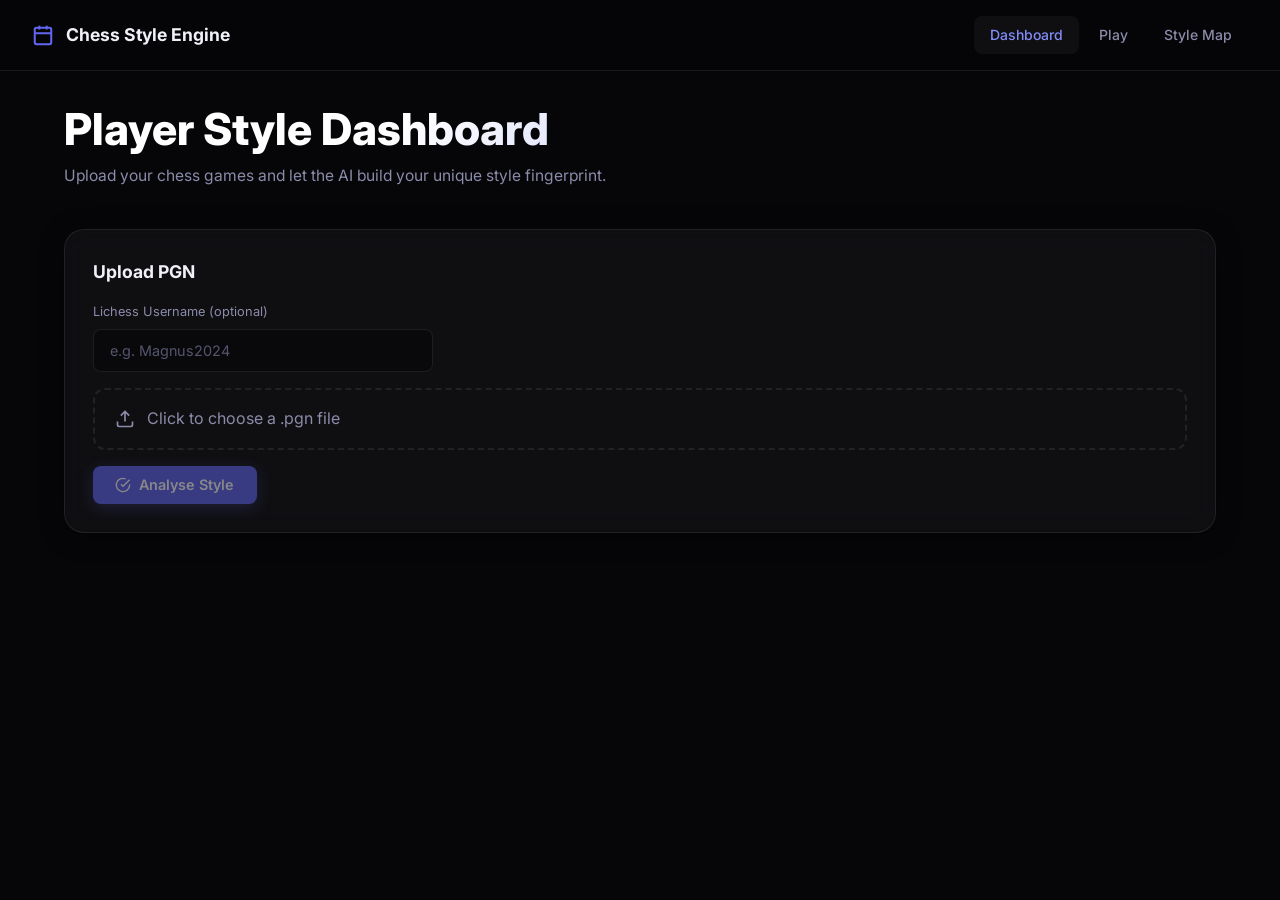
<file: frontend/index.html>
<!DOCTYPE html>
<html lang="en">
<head>
  <meta charset="UTF-8"/>
  <meta name="viewport" content="width=device-width, initial-scale=1.0"/>
  <title>Chess Style Engine — Dashboard</title>
  <meta name="description" content="Upload your PGN to generate a personalised chess style profile powered by deep learning."/>
  <link rel="stylesheet" href="style.css"/>
</head>
<body>

<!-- ── Navbar ──────────────────────────────────────────────── -->
<nav class="navbar">
  <a href="index.html" class="navbar-brand">
    <svg width="22" height="22" viewBox="0 0 24 24" fill="none" stroke="currentColor" stroke-width="2.2">
      <path d="M8 2v4M16 2v4M3 10h18M5 4h14a2 2 0 0 1 2 2v14a2 2 0 0 1-2 2H5a2 2 0 0 1-2-2V6a2 2 0 0 1 2-2z"/>
    </svg>
    Chess Style Engine
  </a>
  <div class="navbar-links">
    <a href="index.html" class="active">Dashboard</a>
    <a href="play.html">Play</a>
    <a href="similarity.html">Style Map</a>
  </div>
</nav>

<!-- ── Main ────────────────────────────────────────────────── -->
<main class="container">

  <div class="page-hero">
    <h1 class="page-title">Player Style Dashboard</h1>
    <p class="page-subtitle">Upload your chess games and let the AI build your unique style fingerprint.</p>
  </div>

  <!-- Upload card -->
  <div class="card mb-2" id="upload-card">
    <h2 style="font-size:1.1rem;font-weight:700;margin-bottom:1rem;">Upload PGN</h2>
    <div style="display:flex;flex-direction:column;gap:1rem;">
      <div>
        <label style="font-size:.8rem;color:var(--text-secondary);display:block;margin-bottom:.4rem;">Lichess Username (optional)</label>
        <input class="input" type="text" id="username-input" placeholder="e.g. Magnus2024" style="max-width:340px;"/>
      </div>
      <label class="file-input-label" id="file-label">
        <svg width="20" height="20" fill="none" stroke="currentColor" stroke-width="2" viewBox="0 0 24 24">
          <path d="M21 15v4a2 2 0 0 1-2 2H5a2 2 0 0 1-2-2v-4M17 8l-5-5-5 5M12 3v12"/>
        </svg>
        <span id="file-name-display">Click to choose a .pgn file</span>
        <input type="file" id="pgn-file" accept=".pgn"/>
      </label>
      <div>
        <button class="btn btn-primary" id="upload-btn" disabled>
          <svg width="16" height="16" fill="none" stroke="currentColor" stroke-width="2" viewBox="0 0 24 24">
            <path d="M22 11.08V12a10 10 0 1 1-5.93-9.14"/>
            <polyline points="22 4 12 14.01 9 11.01"/>
          </svg>
          Analyse Style
        </button>
      </div>
    </div>
  </div>

  <!-- Profile result (hidden until upload) -->
  <div id="profile-section" style="display:none;">
    <div class="two-col">

      <!-- Stats -->
      <div class="card">
        <div class="flex items-center justify-between mb-1">
          <h3 style="font-weight:700;" id="profile-username">Your Style Profile</h3>
          <span class="badge badge-purple" id="profile-games-badge"></span>
        </div>
        <div class="stat-grid mt-1">
          <div class="stat-box">
            <div class="stat-value" id="stat-cp">—</div>
            <div class="stat-label">Avg CP Loss</div>
          </div>
          <div class="stat-box">
            <div class="stat-value" id="stat-cap">—</div>
            <div class="stat-label">Capture Rate</div>
          </div>
          <div class="stat-box">
            <div class="stat-value" id="stat-castling">—</div>
            <div class="stat-label">Castling Move</div>
          </div>
        </div>

        <!-- Style radar bars (approximate visual from history features) -->
        <div style="margin-top:1.5rem;">
          <p style="font-size:.8rem;color:var(--text-secondary);margin-bottom:.75rem;text-transform:uppercase;letter-spacing:.05em;">Style Dimensions</p>
          <div id="style-bars" style="display:flex;flex-direction:column;gap:.75rem;"></div>
        </div>
      </div>

      <!-- Raw history -->
      <div class="card">
        <h3 style="font-weight:700;margin-bottom:1rem;">History Feature Sequence</h3>
        <p style="font-size:.8rem;color:var(--text-secondary);margin-bottom:1rem;">
          These 3-feature vectors (one per analysed game) are fed into the GRU-based History Encoder to produce your style embedding.
        </p>
        <div id="history-table" style="font-family:var(--font-mono);font-size:.78rem;overflow:auto;max-height:280px;"></div>

        <div style="margin-top:1.25rem;padding:1rem;background:var(--bg-elevated);border-radius:var(--radius-sm);">
          <p style="font-size:.75rem;color:var(--text-secondary);margin-bottom:.35rem;">Style Embedding Dimension</p>
          <p id="embedding-dim" style="font-size:1.5rem;font-weight:700;color:var(--accent-bright);">—</p>
        </div>
      </div>
    </div>

    <!-- PGN metadata -->
    <div class="card mt-2" id="pgn-meta" style="display:none;">
      <h3 style="font-weight:700;margin-bottom:1rem;">Game Metadata</h3>
      <div id="meta-content" style="display:grid;grid-template-columns:repeat(auto-fit,minmax(180px,1fr));gap:1rem;"></div>
    </div>
  </div>

</main>

<div id="toast-container"></div>

<script type="module">
import { uploadPGN } from './js/api.js';
import { toast, setLoading, show, hide } from './js/ui.js';

const fileInput    = document.getElementById('pgn-file');
const fileLabel    = document.getElementById('file-name-display');
const uploadBtn    = document.getElementById('upload-btn');
const usernameInput= document.getElementById('username-input');

fileInput.addEventListener('change', () => {
  if (fileInput.files.length) {
    fileLabel.textContent = fileInput.files[0].name;
    uploadBtn.disabled = false;
  }
});

uploadBtn.addEventListener('click', async () => {
  const file     = fileInput.files[0];
  const username = usernameInput.value.trim() || 'anonymous';
  if (!file) return;

  setLoading(uploadBtn, true, 'Analysing…');
  try {
    const data = await uploadPGN(file, username);
    renderProfile(data, username);
    toast('Style profile generated!', 'success');
  } catch (e) {
    toast(e.message, 'error');
  } finally {
    setLoading(uploadBtn, false);
  }
});

function renderProfile(data, username) {
  show('#profile-section');

  document.getElementById('profile-username').textContent = username + "'s Profile";
  document.getElementById('profile-games-badge').textContent = `${data.profile.games_analysed} game(s) analysed`;
  document.getElementById('stat-cp').textContent    = data.profile.avg_cp_loss.toFixed(1);
  document.getElementById('stat-cap').textContent   = (data.profile.capture_rate * 100).toFixed(1) + '%';
  document.getElementById('stat-castling').textContent = data.history_features[0]?.[2]?.toFixed(0) ?? '—';
  document.getElementById('embedding-dim').textContent = data.style_embedding_dim + 'd';

  // Style dimension bars (derived from mean features)
  const avgCP  = data.history_features.reduce((s, h) => s + h[0], 0) / data.history_features.length;
  const avgCap = data.history_features.reduce((s, h) => s + h[1], 0) / data.history_features.length;
  const avgCas = data.history_features.reduce((s, h) => s + h[2], 0) / data.history_features.length;

  const dims = [
    { label: 'Aggression',  value: Math.min(avgCap / 0.3, 1) },
    { label: 'Sharpness',   value: Math.min(avgCP / 100, 1) },
    { label: 'Patience',    value: Math.max(0, 1 - (avgCas - 5) / 35) },
  ];

  document.getElementById('style-bars').innerHTML = dims.map(d => `
    <div>
      <div class="flex justify-between" style="font-size:.8rem;margin-bottom:.3rem;">
        <span>${d.label}</span>
        <span style="color:var(--text-secondary)">${(d.value * 100).toFixed(0)}%</span>
      </div>
      <div class="progress"><div class="progress-fill" style="width:${(d.value*100).toFixed(1)}%;background:var(--accent)"></div></div>
    </div>
  `).join('');

  // History table
  const rows = data.history_features.map((h, i) =>
    `<tr style="border-bottom:1px solid var(--glass-border)">
      <td style="padding:.35rem .5rem;color:var(--text-secondary)">Game ${i+1}</td>
      <td style="padding:.35rem .5rem;">${h[0].toFixed(1)}</td>
      <td style="padding:.35rem .5rem;">${(h[1]*100).toFixed(1)}%</td>
      <td style="padding:.35rem .5rem;">${h[2].toFixed(0)}</td>
    </tr>`
  ).join('');
  document.getElementById('history-table').innerHTML = `
    <table style="width:100%;border-collapse:collapse;">
      <thead><tr style="color:var(--text-secondary);font-size:.75rem;">
        <th style="text-align:left;padding:.35rem .5rem;">#</th>
        <th style="text-align:left;padding:.35rem .5rem;">CP Loss</th>
        <th style="text-align:left;padding:.35rem .5rem;">Cap Rate</th>
        <th style="text-align:left;padding:.35rem .5rem;">Castling</th>
      </tr></thead>
      <tbody>${rows}</tbody>
    </table>`;

  // Metadata
  const m = data.metadata;
  if (m) {
    show('#pgn-meta');
    document.getElementById('meta-content').innerHTML = Object.entries(m).map(([k, v]) => `
      <div class="stat-box" style="text-align:left;">
        <div class="stat-label">${k}</div>
        <div style="margin-top:.25rem;font-weight:600;font-size:.9rem;">${v}</div>
      </div>`).join('');
  }
}
</script>
</body>
</html>
</file>
<file: frontend/style.css>
/* ============================================================
   Chess Style Engine — Design System
   Premium dark glassmorphism theme
   ============================================================ */

@import url('https://fonts.googleapis.com/css2?family=Inter:wght@300;400;500;600;700;800&family=JetBrains+Mono:wght@400;500&display=swap');

/* ─── Tokens ─────────────────────────────────────────────── */
:root {
  --bg-void:        #060609;
  --bg-base:        #0d0d14;
  --bg-surface:     #13131e;
  --bg-elevated:    #1a1a28;

  --accent:         #6366f1;
  --accent-bright:  #818cf8;
  --accent-dim:     #4f46e5;
  --accent-glow:    rgba(99,102,241,0.35);

  --green:          #10b981;
  --red:            #ef4444;
  --amber:          #f59e0b;

  --text-primary:   #f0f0f8;
  --text-secondary: #8b8baa;
  --text-muted:     #555570;

  --glass-bg:       rgba(255,255,255,0.04);
  --glass-border:   rgba(255,255,255,0.08);
  --glass-hover:    rgba(255,255,255,0.07);

  --radius-sm:  8px;
  --radius-md:  12px;
  --radius-lg:  20px;
  --radius-xl:  28px;

  --shadow-card: 0 4px 24px rgba(0,0,0,0.4);
  --shadow-glow: 0 0 40px var(--accent-glow);

  --font-sans: 'Inter', system-ui, sans-serif;
  --font-mono: 'JetBrains Mono', monospace;
}

/* ─── Reset ──────────────────────────────────────────────── */
*, *::before, *::after { box-sizing: border-box; margin: 0; padding: 0; }

html { scroll-behavior: smooth; }

body {
  font-family: var(--font-sans);
  background: var(--bg-void);
  color: var(--text-primary);
  min-height: 100vh;
  line-height: 1.6;
  -webkit-font-smoothing: antialiased;
}

a { color: var(--accent-bright); text-decoration: none; transition: color .2s; }
a:hover { color: #fff; }

/* ─── Layout ─────────────────────────────────────────────── */
.container {
  max-width: 1200px;
  margin: 0 auto;
  padding: 2rem 1.5rem;
}

/* ─── Navbar ─────────────────────────────────────────────── */
.navbar {
  display: flex;
  align-items: center;
  justify-content: space-between;
  padding: 1rem 2rem;
  border-bottom: 1px solid var(--glass-border);
  background: rgba(6,6,9,0.85);
  backdrop-filter: blur(16px);
  -webkit-backdrop-filter: blur(16px);
  position: sticky;
  top: 0;
  z-index: 999;
}

.navbar-brand {
  display: flex;
  align-items: center;
  gap: .75rem;
  font-weight: 700;
  font-size: 1.1rem;
  color: var(--text-primary);
  text-decoration: none;
}
.navbar-brand svg { color: var(--accent); }

.navbar-links { display: flex; gap: .25rem; }
.navbar-links a {
  padding: .5rem 1rem;
  border-radius: var(--radius-sm);
  font-size: .875rem;
  font-weight: 500;
  color: var(--text-secondary);
  transition: all .2s;
}
.navbar-links a:hover,
.navbar-links a.active {
  color: var(--text-primary);
  background: var(--glass-bg);
}
.navbar-links a.active { color: var(--accent-bright); }

/* ─── Glass card ─────────────────────────────────────────── */
.card {
  background: var(--glass-bg);
  border: 1px solid var(--glass-border);
  border-radius: var(--radius-lg);
  padding: 1.75rem;
  backdrop-filter: blur(12px);
  -webkit-backdrop-filter: blur(12px);
  box-shadow: var(--shadow-card);
  transition: border-color .25s, box-shadow .25s;
}
.card:hover { border-color: rgba(255,255,255,0.14); }

/* ─── Buttons ────────────────────────────────────────────── */
.btn {
  display: inline-flex;
  align-items: center;
  gap: .5rem;
  padding: .65rem 1.4rem;
  border-radius: var(--radius-sm);
  font-family: var(--font-sans);
  font-size: .9rem;
  font-weight: 600;
  cursor: pointer;
  transition: all .2s;
  border: none;
  outline: none;
}
.btn-primary {
  background: var(--accent);
  color: #fff;
  box-shadow: 0 4px 16px var(--accent-glow);
}
.btn-primary:hover {
  background: var(--accent-bright);
  transform: translateY(-2px);
  box-shadow: 0 8px 24px var(--accent-glow);
}
.btn-primary:disabled {
  opacity: .5;
  cursor: not-allowed;
  transform: none;
}
.btn-ghost {
  background: var(--glass-bg);
  border: 1px solid var(--glass-border);
  color: var(--text-secondary);
}
.btn-ghost:hover { color: var(--text-primary); background: var(--glass-hover); }

/* ─── Form elements ──────────────────────────────────────── */
.input, .select {
  width: 100%;
  padding: .75rem 1rem;
  background: rgba(0,0,0,0.35);
  border: 1px solid var(--glass-border);
  border-radius: var(--radius-sm);
  color: var(--text-primary);
  font-family: var(--font-sans);
  font-size: .9rem;
  outline: none;
  transition: border-color .2s;
}
.input:focus, .select:focus { border-color: var(--accent); }
.input::placeholder { color: var(--text-muted); }

.file-input-label {
  display: flex;
  align-items: center;
  gap: .75rem;
  padding: 1rem 1.25rem;
  border: 2px dashed var(--glass-border);
  border-radius: var(--radius-md);
  cursor: pointer;
  transition: all .2s;
  color: var(--text-secondary);
}
.file-input-label:hover { border-color: var(--accent); color: var(--text-primary); }
.file-input-label input[type="file"] { display: none; }

/* ─── Page headings ──────────────────────────────────────── */
.page-hero { margin-bottom: 2.5rem; }
.page-title {
  font-size: clamp(1.75rem, 4vw, 2.75rem);
  font-weight: 800;
  background: linear-gradient(135deg, #fff 30%, var(--accent-bright));
  -webkit-background-clip: text;
  -webkit-text-fill-color: transparent;
  line-height: 1.2;
  margin-bottom: .5rem;
}
.page-subtitle { color: var(--text-secondary); font-size: .975rem; }

/* ─── Badge ──────────────────────────────────────────────── */
.badge {
  display: inline-flex;
  align-items: center;
  gap: .35rem;
  padding: .25rem .75rem;
  border-radius: 999px;
  font-size: .75rem;
  font-weight: 600;
}
.badge-green  { background: rgba(16,185,129,.15); color: var(--green); }
.badge-red    { background: rgba(239,68,68,.15);  color: var(--red); }
.badge-amber  { background: rgba(245,158,11,.15); color: var(--amber); }
.badge-purple { background: rgba(99,102,241,.15); color: var(--accent-bright); }

/* ─── Progress bar ───────────────────────────────────────── */
.progress { height: 6px; background: var(--bg-elevated); border-radius: 999px; overflow: hidden; }
.progress-fill { height: 100%; background: var(--accent); border-radius: 999px; transition: width .5s ease; }

/* ─── Stat grid ──────────────────────────────────────────── */
.stat-grid { display: grid; grid-template-columns: repeat(auto-fit, minmax(160px, 1fr)); gap: 1rem; }
.stat-box {
  background: var(--bg-elevated);
  border: 1px solid var(--glass-border);
  border-radius: var(--radius-md);
  padding: 1.25rem 1rem;
  text-align: center;
}
.stat-value { font-size: 1.75rem; font-weight: 700; color: var(--text-primary); }
.stat-label { font-size: .75rem; color: var(--text-secondary); margin-top: .25rem; text-transform: uppercase; letter-spacing: .05em; }

/* ─── Code / mono ────────────────────────────────────────── */
.mono { font-family: var(--font-mono); font-size: .85em; }

/* ─── Toast ──────────────────────────────────────────────── */
#toast-container {
  position: fixed;
  bottom: 1.5rem;
  right: 1.5rem;
  display: flex;
  flex-direction: column;
  gap: .5rem;
  z-index: 9999;
}
.toast {
  padding: .75rem 1.25rem;
  border-radius: var(--radius-sm);
  font-size: .875rem;
  font-weight: 500;
  backdrop-filter: blur(12px);
  animation: slide-in .3s ease;
  box-shadow: var(--shadow-card);
}
.toast-success { background: rgba(16,185,129,.2); border: 1px solid rgba(16,185,129,.4); color: var(--green); }
.toast-error   { background: rgba(239,68,68,.2);  border: 1px solid rgba(239,68,68,.4);  color: var(--red); }
.toast-info    { background: rgba(99,102,241,.2); border: 1px solid rgba(99,102,241,.4); color: var(--accent-bright); }
@keyframes slide-in { from { opacity:0; transform: translateX(20px); } to { opacity:1; transform: translateX(0); } }

/* ─── Status dot ─────────────────────────────────────────── */
.dot { display:inline-block; width:8px; height:8px; border-radius:50%; }
.dot-green  { background: var(--green); box-shadow: 0 0 6px var(--green); }
.dot-red    { background: var(--red); }
.dot-amber  { background: var(--amber); }

/* ─── Move list ──────────────────────────────────────────── */
.move-row {
  display: flex;
  align-items: center;
  justify-content: space-between;
  padding: .65rem 1rem;
  border-radius: var(--radius-sm);
  background: var(--bg-elevated);
  border: 1px solid transparent;
  cursor: pointer;
  transition: all .15s;
}
.move-row:hover { border-color: var(--accent); background: var(--glass-hover); }
.move-row.top-move { border-left: 3px solid var(--accent); }
.move-uci { font-family: var(--font-mono); font-weight: 500; font-size: .95rem; }
.move-prob { font-size: .8rem; color: var(--text-secondary); }

/* ─── Scatter plot canvas ────────────────────────────────── */
#similarity-canvas {
  width: 100%;
  max-height: 520px;
  border-radius: var(--radius-md);
}

/* ─── Responsive ─────────────────────────────────────────── */
@media (max-width: 768px) {
  .navbar { padding: .75rem 1rem; }
  .navbar-links a { padding: .5rem .65rem; font-size: .8rem; }
  .container { padding: 1.25rem 1rem; }
  .two-col { grid-template-columns: 1fr !important; }
}

/* ─── Grid helpers ───────────────────────────────────────── */
.two-col  { display: grid; grid-template-columns: 1fr 1fr; gap: 1.5rem; }
.three-col{ display: grid; grid-template-columns: repeat(3, 1fr); gap: 1rem; }
.gap-1    { gap: 1rem; }
.gap-05   { gap: .5rem; }
.flex     { display: flex; }
.flex-col { flex-direction: column; }
.items-center { align-items: center; }
.justify-between { justify-content: space-between; }
.mt-1  { margin-top: 1rem; }
.mt-2  { margin-top: 1.5rem; }
.mb-1  { margin-bottom: 1rem; }
.mb-2  { margin-bottom: 1.5rem; }
</file>
